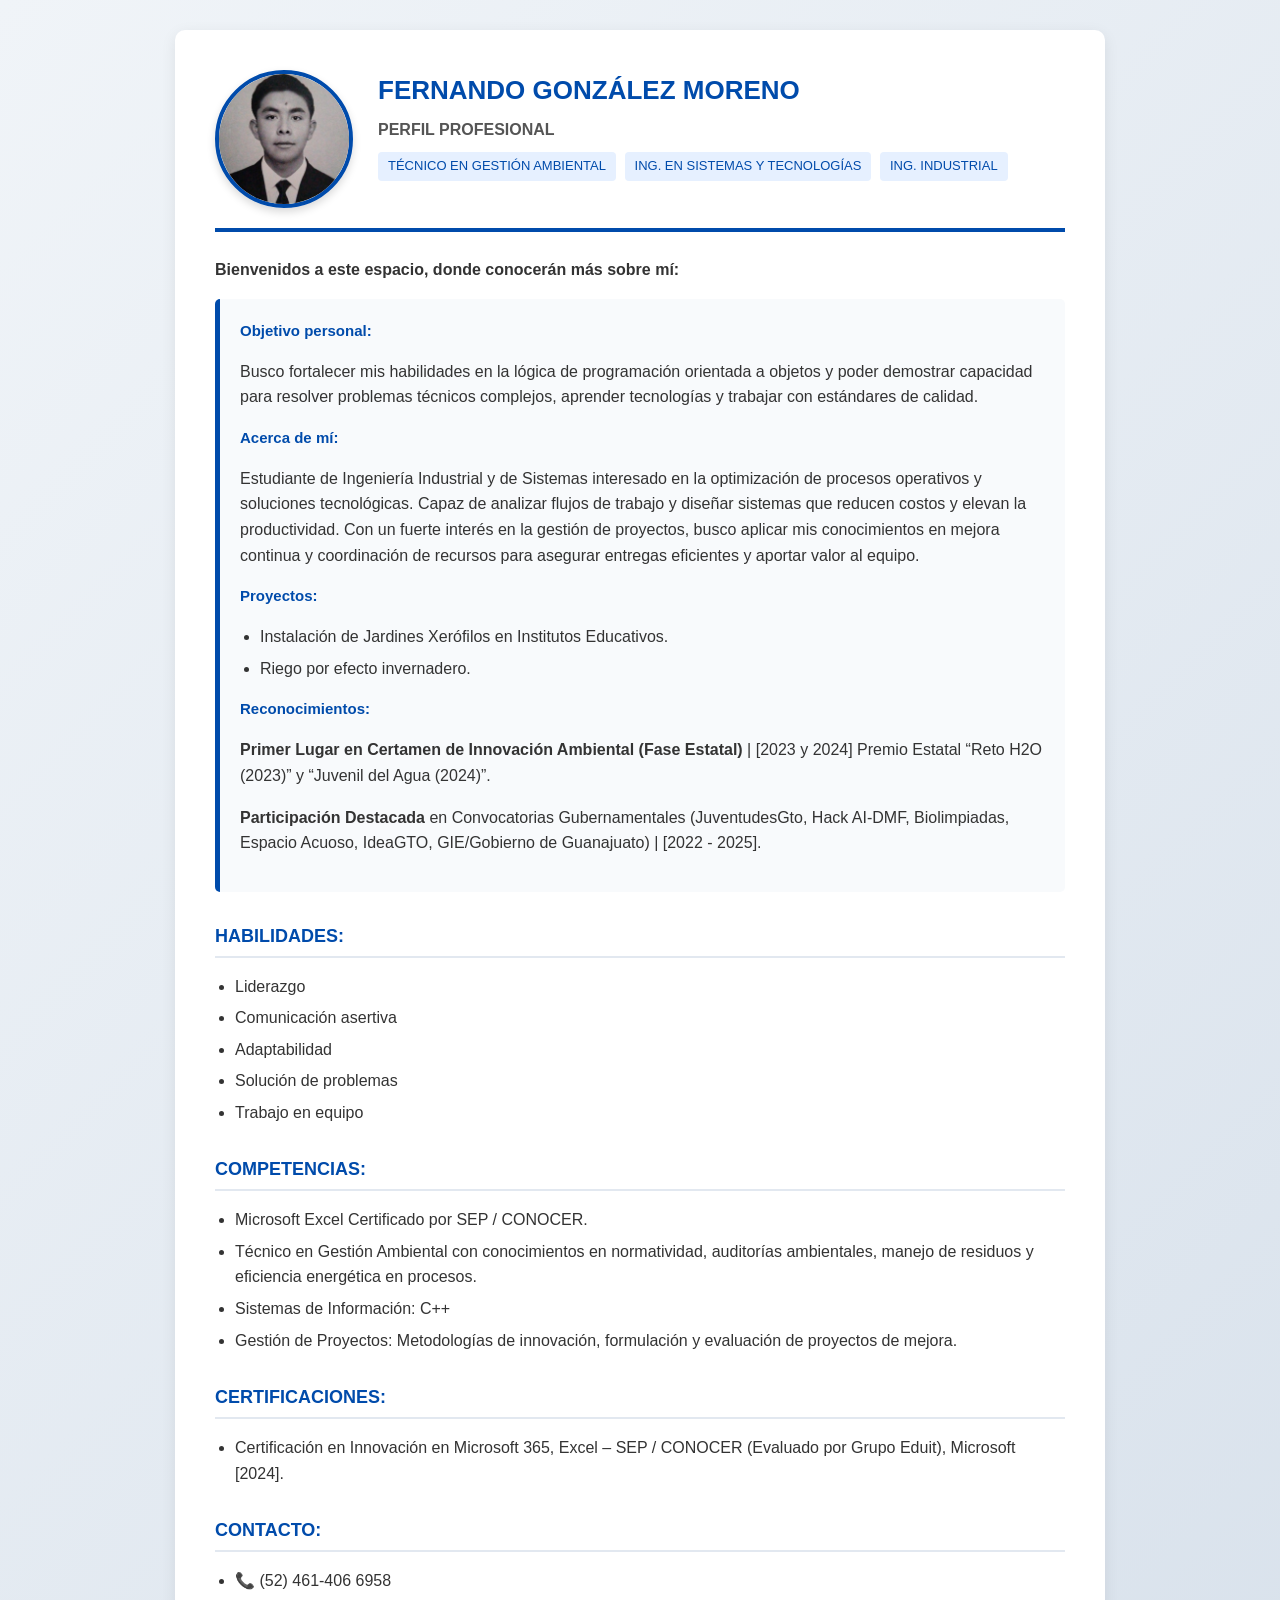
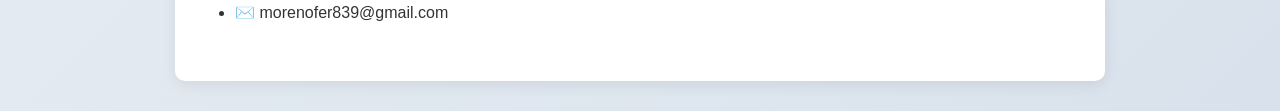
<file: practica 3.1/index.html>
<!DOCTYPE html>
<html lang="es">

<head>
    <meta charset="UTF-8">
    <meta name="viewport" content="width=device-width, initial-scale=1.0">
    <title>CV - Fernando González Moreno</title>
    <style>
        body {
            font-family: Arial, sans-serif;
            background: linear-gradient(135deg, #f0f4f8 0%, #d9e2ec 100%);
            color: #333333;
            line-height: 1.6;
            margin: 0;
            padding: 30px 20px;
        }
        .cv-container {
            max-width: 850px;
            margin: 0 auto;
            background-color: #ffffff;
            padding: 40px;
            border-radius: 10px;
            box-shadow: 0 4px 15px rgba(0, 0, 0, 0.08);
        }
        .header-cv {
            display: flex;
            align-items: flex-start;
            gap: 25px;
            border-bottom: 4px solid #004bab;
            padding-bottom: 20px;
            margin-bottom: 25px;
        }
        .foto-perfil {
            width: 130px;
            height: 130px;
            object-fit: cover;
            border-radius: 50%;
            border: 4px solid #004bab;
            box-shadow: 0 4px 8px rgba(0, 0, 0, 0.15);
            flex-shrink: 0;
        }
        .info-personal {
            flex: 1;
        }
        .info-personal h1 {
            color: #004bab;
            font-weight: 900;
            text-transform: uppercase;
            margin: 0 0 5px 0;
            font-size: 26px;
        }
        .info-personal h2 {
            color: #555555;
            font-weight: 600;
            font-size: 16px;
            margin: 0 0 10px 0;
            border: none;
            padding: 0;
        }
        .profesiones-lista {
            list-style: none;
            padding: 0;
            margin: 0;
            font-size: 13px;
            color: #004bab;
        }
        .profesiones-lista li {
            display: inline-block;
            background-color: #e6f0ff;
            padding: 4px 10px;
            border-radius: 4px;
            margin-right: 5px;
            margin-bottom: 5px;
        }
        h2, h3 {
            color: #004bab;
            font-weight: 700;
        }
        h2 {
            border-bottom: 2px solid #e2e8f0;
            padding-bottom: 5px;
            margin-top: 30px;
            font-size: 18px;
            text-transform: uppercase;
        }
        .historia {
            background-color: #f8fafc;
            padding: 20px;
            border-left: 5px solid #004bab;
            margin-top: 15px;
            border-radius: 5px;
        }
        .historia h3 {
            margin-top: 0;
            font-size: 15px;
        }
        ul {
            padding-left: 20px;
        }
        li {
            margin-bottom: 6px;
        }
        @media (max-width: 600px) {
            body {
                padding: 15px 10px;}
            .cv-container {
                padding: 20px;}
            .header-cv {
                flex-direction: column;
                align-items: flex-start;}
            .foto-perfil {
                width: 120px;
                height: 120px; }
            .info-personal h1 {
                font-size: 22px}
        }
    </style>
</head>
<body>
    <div class="cv-container">
        <header class="header-cv">
            <img class="foto-perfil" src="foto.jpeg" alt="Foto de Fernando González Moreno">
            <div class="info-personal">
                <h1>Fernando González Moreno</h1>
                <h2>Perfil Profesional</h2>
                <ul class="profesiones-lista">
                    <li>TÉCNICO EN GESTIÓN AMBIENTAL</li>
                    <li>ING. EN SISTEMAS Y TECNOLOGÍAS</li>
                    <li>ING. INDUSTRIAL</li>
                </ul>
            </div>
        </header>
        <p>
            <strong>
                Bienvenidos a este espacio, donde conocerán más sobre mí:
            </strong>
        </p>
        <section class="historia">
            <h3>Objetivo personal:</h3>
            <p>
                Busco fortalecer mis habilidades en la lógica de programación
                orientada a objetos y poder demostrar capacidad para resolver
                problemas técnicos complejos, aprender tecnologías y trabajar
                con estándares de calidad.
            </p>
            <h3>Acerca de mí:</h3>
            <p>
                Estudiante de Ingeniería Industrial y de Sistemas interesado
                en la optimización de procesos operativos y soluciones
                tecnológicas. Capaz de analizar flujos de trabajo y diseñar
                sistemas que reducen costos y elevan la productividad.
                Con un fuerte interés en la gestión de proyectos, busco
                aplicar mis conocimientos en mejora continua y coordinación
                de recursos para asegurar entregas eficientes y aportar valor
                al equipo.
            </p>
            <h3>Proyectos:</h3>
            <ul>
                <li>Instalación de Jardines Xerófilos en Institutos Educativos.</li>
                <li>Riego por efecto invernadero.</li>
            </ul>
            <h3>Reconocimientos:</h3>
            <p>
                <strong>
                    Primer Lugar en Certamen de Innovación Ambiental
                    (Fase Estatal)
                </strong>
                | [2023 y 2024] Premio Estatal “Reto H2O (2023)” y
                “Juvenil del Agua (2024)”.
            </p>
            <p>
                <strong>Participación Destacada</strong>
                en Convocatorias Gubernamentales (JuventudesGto, Hack AI-DMF,
                Biolimpiadas, Espacio Acuoso, IdeaGTO, GIE/Gobierno de Guanajuato)
                | [2022 - 2025].
            </p>
        </section>
        <h2>Habilidades:</h2>
        <ul>
            <li>Liderazgo</li>
            <li>Comunicación asertiva</li>
            <li>Adaptabilidad</li>
            <li>Solución de problemas</li>
            <li>Trabajo en equipo</li>
        </ul>
        <h2>Competencias:</h2>
        <ul>
            <li>Microsoft Excel Certificado por SEP / CONOCER.</li>
            <li>
                Técnico en Gestión Ambiental con conocimientos en normatividad,
                auditorías ambientales, manejo de residuos y eficiencia
                energética en procesos.
            </li>
            <li>Sistemas de Información: C++</li>
            <li>
                Gestión de Proyectos: Metodologías de innovación, formulación
                y evaluación de proyectos de mejora.
            </li>
        </ul>
        <h2>Certificaciones:</h2>
        <ul>
            <li>
                Certificación en Innovación en Microsoft 365, Excel –
                SEP / CONOCER (Evaluado por Grupo Eduit), Microsoft [2024].
            </li>
        </ul>
        <h2>Contacto:</h2>
        <ul>
            <li>📞 (52) 461-406 6958</li>
            <li>✉️ morenofer839@gmail.com</li>
        </ul>
    </div>
</body>         
</html>
</file>
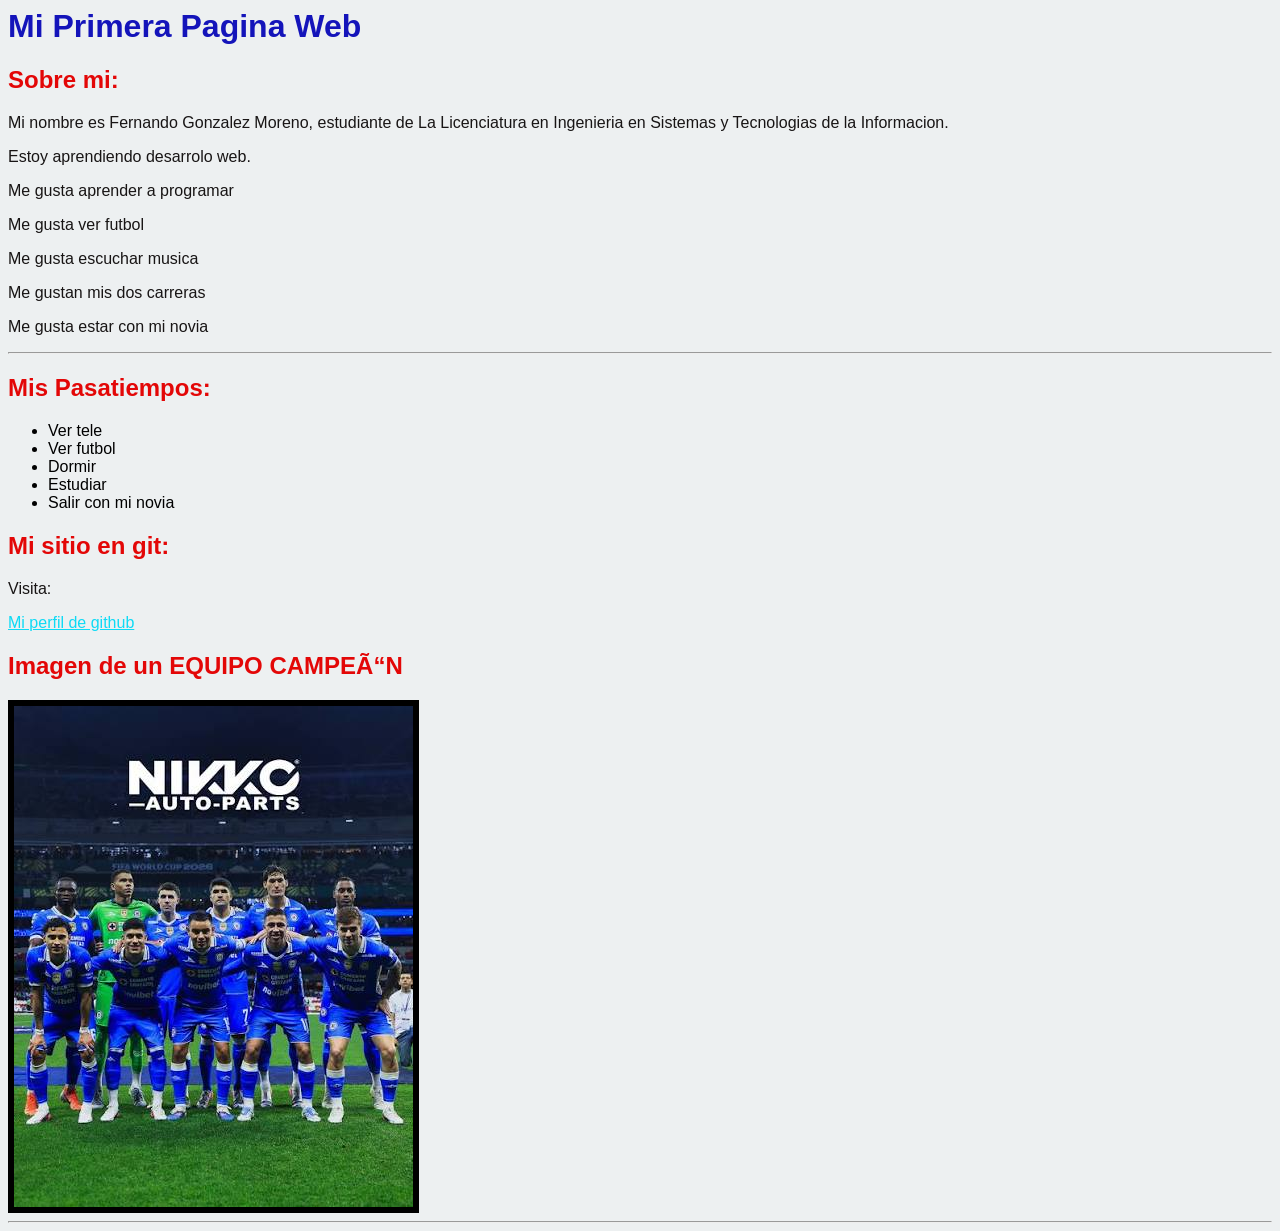
<file: Practica_1/index.html>
<DOCTYPE html>
<html lang="es">
    <head>
        <meta charset="UFT-8">
        <title>Mi Primera Pagina Web</title>
        <link rel="stylesheet" href="style.css">
    </head>
    <body>
        <h1>Mi Primera Pagina Web</h1>
        <h2>Sobre mi:</h2>
        <p>Mi nombre es Fernando Gonzalez Moreno, estudiante de La Licenciatura en Ingenieria en Sistemas y Tecnologias de la Informacion.</p>
        <p>Estoy aprendiendo desarrolo web.</p>
        <p>Me gusta aprender a programar</p>
        <p>Me gusta ver futbol</p>
        <p>Me gusta escuchar musica</p>
        <p>Me gustan mis dos carreras</p>
        <p>Me gusta estar con mi novia</p>

    <hr>
        <h2>Mis Pasatiempos:</h2>
    <ul>
        <li>Ver tele</li>
        <li>Ver futbol</li>
        <li>Dormir</li>
        <li>Estudiar</li>
        <li>Salir con mi novia</li>
    </ul>

    <h2>Mi sitio en git:</h2>
    <p>
        Visita:
    </p>
    <a href= "https://github.com/">Mi perfil de github</a>
</p>
    <h2>Imagen de un EQUIPO CAMPEÓN</h2>
    
<img src="imagen/images.jpeg" alt="">
    <hr>
    </body>

</html></DOCTYPE>
</file>
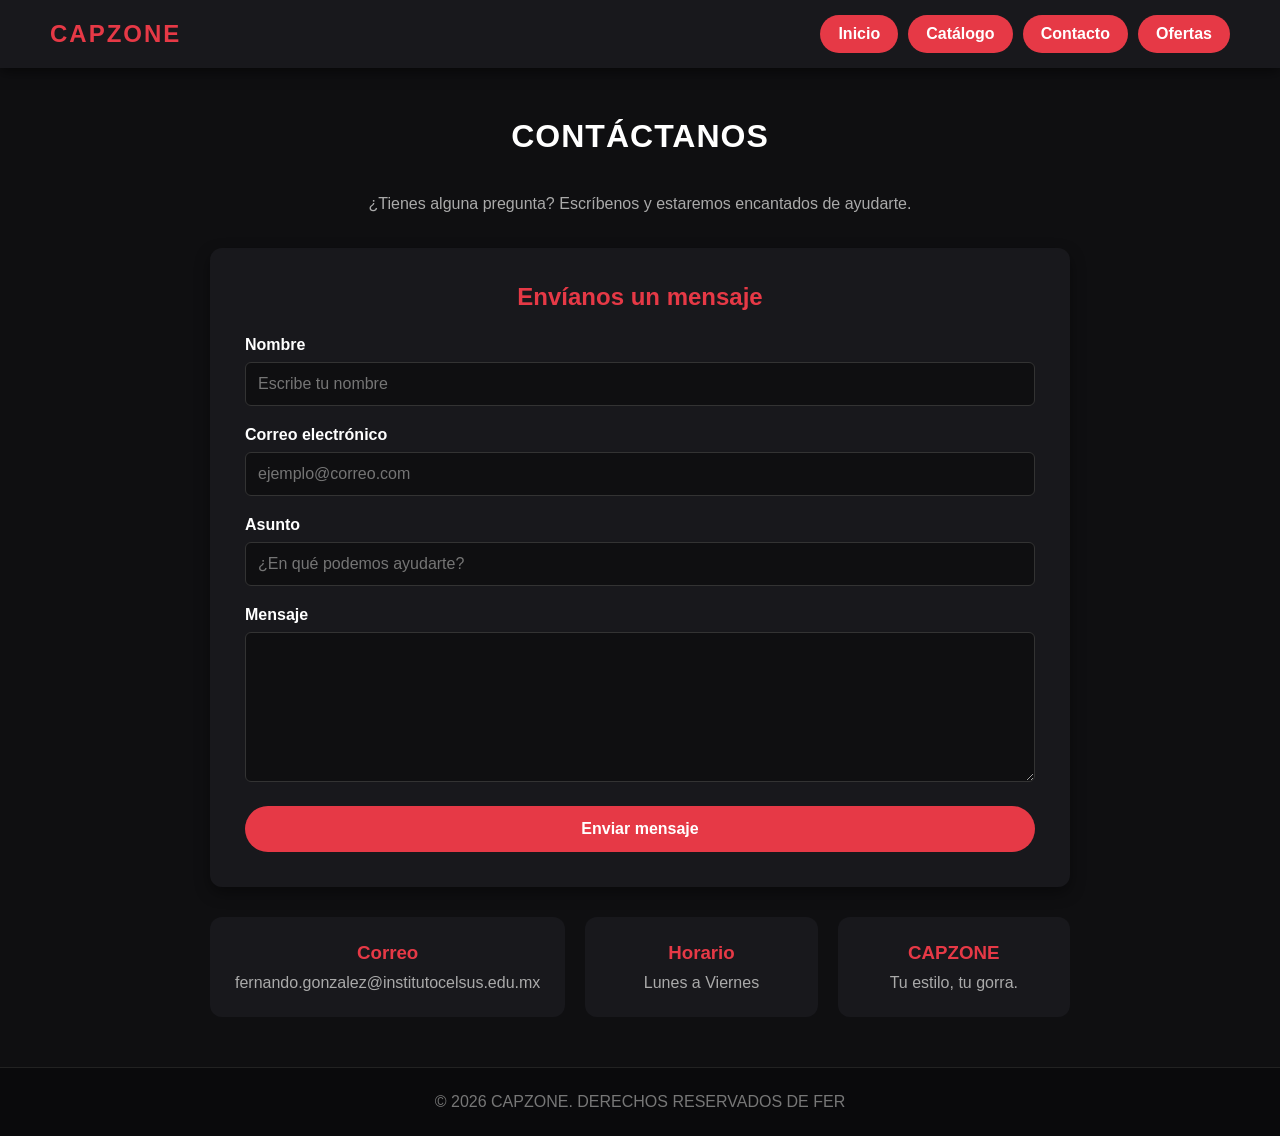
<file: proyecto_ecommerce/contacto.html>
<!DOCTYPE html>
<html lang="es">
<head>
    <meta charset="UTF-8">
    <meta name="viewport" content="width=device-width, initial-scale=1.0">
     <link rel="stylesheet" href="styles.css">
    <title>CAPZONE | Contacto</title>

    <style>
        .contact-container {
            max-width: 900px;
            margin: 50px auto;
            padding: 0 20px;
        }
        .contact-subtitle {
            text-align: center;
            color: #aaa;
            margin-bottom: 35px;
        }
        .contact-box {
            background-color: #18181c;
            padding: 35px;
            border-radius: 12px;
            box-shadow: 0 6px 15px rgba(0,0,0,0.4);
        }
        .contact-box h2 {
            color: #e63946;
            text-align: center;
            margin-bottom: 25px;
        }
        .form-group {
            margin-bottom: 20px;
        }
        .form-group label {
            display: block;
            margin-bottom: 8px;
            color: #fff;
            font-weight: 600;
        }
        .form-group input,
        .form-group textarea {
            width: 100%;
            padding: 12px;
            background-color: #0f0f11;
            border: 1px solid #333;
            border-radius: 6px;
            color: #fff;
            font-size: 1rem;
            outline: none;
        }
        .form-group input:focus,
        .form-group textarea:focus {
            border-color: #e63946;
        }
        .form-group textarea {
            resize: vertical;
            min-height: 150px;
        }
        .btn-contact {
            width: 100%;
            background-color: #e63946;
            color: white;
            border: none;
            padding: 14px;
            border-radius: 30px;
            font-weight: bold;
            font-size: 1rem;
            cursor: pointer;
            transition: 0.3s;
        }
        .btn-contact:hover {
            background-color: #d62828;
            transform: translateY(-2px);
        }
        .contact-info {
            display: grid;
            grid-template-columns: repeat(3, 1fr);
            gap: 20px;
            margin-top: 30px;
        }
        .info-card {
            background-color: #18181c;
            padding: 25px;
            text-align: center;
            border-radius: 12px;
        }
        .info-card h3 {
            color: #e63946;
            margin-bottom: 10px;
        }
        .info-card p {
            color: #aaa;
        }
        @media (max-width: 700px) {
            .contact-info {
                grid-template-columns: 1fr;
            }
        }
    </style>
</head>
<body>
    <header class="header">

        <div class="logo"> CAPZONE </div>
<nav>
    <a href="index.html">Inicio</a>
    <a href="catalogo.html">Catálogo</a>
    <a href="contacto.html">Contacto</a>
    <a href="suscripcion.html">Ofertas</a>
</nav>
    </header>
    <main class="contact-container">
        <h1 class="section-title"> Contáctanos </h1>
        <p class="contact-subtitle">
            ¿Tienes alguna pregunta? Escríbenos y estaremos encantados de ayudarte.
        </p>
        <div class="contact-box">
            <h2>Envíanos un mensaje</h2>
            <form>
                <div class="form-group">
                    <label for="nombre"> Nombre </label>
                    <input 
                        type="text"
                        id="nombre"
                        name="nombre"
                        placeholder="Escribe tu nombre"
                        required> 
                </div>
                <div class="form-group">
                    <label for="correo">
                        Correo electrónico
                    </label>
                    <input 
                        type="email"
                        id="correo"
                        name="correo"
                        placeholder="ejemplo@correo.com"
                        required>
                </div>
                <div class="form-group">
                    <label for="asunto">
                        Asunto
                    </label>
                    <input 
                        type="text"
                        id="asunto"
                        name="asunto"
                        placeholder="¿En qué podemos ayudarte?"
                        required>
                </div>
                <div class="form-group">
                    <label for="mensaje">
                        Mensaje
                    </label>
                    <textarea 
                        id="mensaje"
                        name="mensaje"
                        placeholder="Escribe tu mensaje..."
                        required>
                    </textarea>
                </div>
               <button 
                    type="submit" 
                    class="btn-contact">
                    Enviar mensaje
                </button>
            </form>
        </div>
        <div class="contact-info">
            <div class="info-card">
                <h3>Correo</h3>
                <p>fernando.gonzalez@institutocelsus.edu.mx</p>
            </div>
            <div class="info-card">
                <h3>Horario</h3>
                <p>Lunes a Viernes</p>
            </div>
            <div class="info-card">
                <h3>CAPZONE</h3>
                <p>Tu estilo, tu gorra.</p>
            </div>
        </div>
    </main>
    <footer>
        <p>
            &copy; 2026 CAPZONE. DERECHOS RESERVADOS DE FER
        </p>
    </footer>
</body>
</html>
</file>
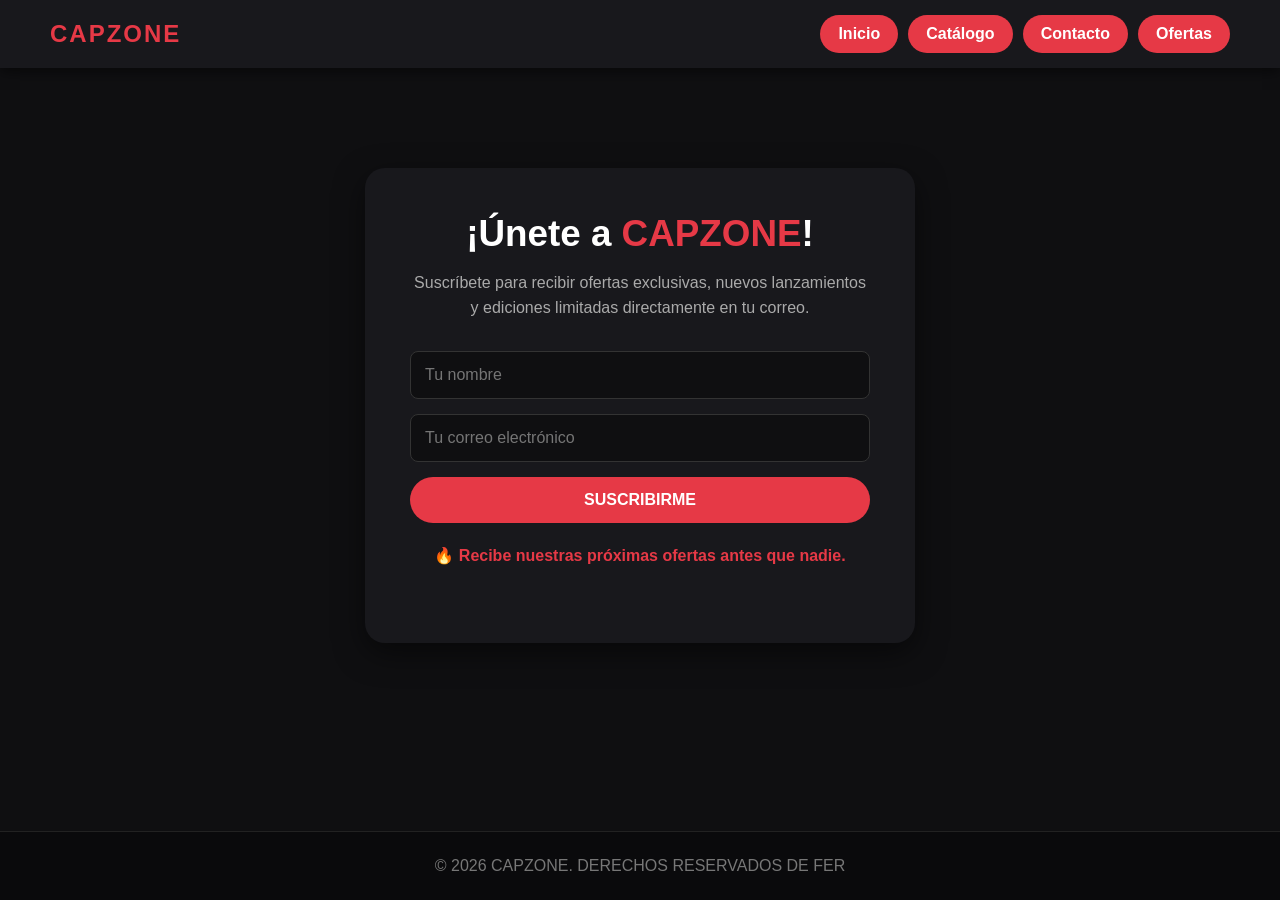
<file: proyecto_ecommerce/suscripcion.html>
<!DOCTYPE html>
<html lang="es">
<head>
    <meta charset="UTF-8">
    <meta name="viewport" content="width=device-width, initial-scale=1.0">
    <title>CAPZONE | Suscripción</title>
    <link rel="stylesheet" href="styles.css">
    <style>
        .subscription-section {
            min-height: 75vh;
            display: flex;
            justify-content: center;
            align-items: center;
            padding: 40px 20px;
        }
        .subscription-card {
            background-color: #18181c;
            width: 100%;
            max-width: 550px;
            padding: 45px;
            border-radius: 20px;
            text-align: center;
            box-shadow: 0 10px 30px rgba(0,0,0,0.5);
        }
        .subscription-card h1 {
            color: #ffffff;
            font-size: 2.3rem;
            margin-bottom: 15px;
        }
        .subscription-card h1 span {
            color: #e63946;
        }

        .subscription-card p {
            color: #aaa;
            font-size: 1rem;
            line-height: 1.6;
            margin-bottom: 30px;
        }
        .subscription-form {
            display: flex;
            flex-direction: column;
            gap: 15px;
        }
        .subscription-form input {
            padding: 14px;
            border: 1px solid #333;
            border-radius: 8px;
            background-color: #0f0f11;
            color: white;
            font-size: 1rem;
            outline: none;
        }
        .subscription-form input:focus {
            border-color: #e63946;
        }
        .subscription-form button {
            padding: 14px;
            background-color: #e63946;
            color: white;
            border: none;
            border-radius: 25px;
            font-size: 1rem;
            font-weight: bold;
            cursor: pointer;
            transition: all 0.3s ease;
        }
        .subscription-form button:hover {
            background-color: #d62828;
            transform: translateY(-3px);
            box-shadow: 0 5px 12px rgba(230,57,70,0.4);
        }
        .success-message {
            display: none;
            margin-top: 25px;
            padding: 15px;
            background-color: #183d24;
            color: #6ee7a0;
            border-radius: 10px;
            font-weight: bold;
        }
        .offer-text {
            margin-top: 20px;
            color: #e63946 !important;
            font-weight: bold;
        }
    </style>
</head>
<body>
    <header class="header">
        <div class="logo">CAPZONE</div>
        <nav>
            <a href="index.html">Inicio</a>
            <a href="catalogo.html">Catálogo</a>
            <a href="contacto.html">Contacto</a>
            <a href="suscripcion.html">Ofertas</a>
        </nav>
    </header>
    <main class="subscription-section">
           <div class="subscription-card">
            <h1>¡Únete a <span>CAPZONE</span>!</h1>
            <p>
                Suscríbete para recibir ofertas exclusivas, nuevos lanzamientos y ediciones limitadas directamente en tu correo.
            </p>
            <form class="subscription-form" onsubmit="suscribirse(event)">
                <input 
                    type="text" 
                    id="nombre"
                    placeholder="Tu nombre"
                    required >
                <input 
                    type="email" 
                    id="correo"
                    placeholder="Tu correo electrónico" 
                    required >
                <button type="submit"> SUSCRIBIRME </button>
            </form>
            <div class="success-message" id="mensajeExito">
                ✓ ¡Suscripción exitosa! Gracias por unirte a CAPZONE.
            </div>
            <p class="offer-text">
                🔥 Recibe nuestras próximas ofertas antes que nadie.
            </p>
        </div>
    </main>
    <footer>
        <p>&copy; 2026 CAPZONE. DERECHOS RESERVADOS DE FER</p>
    </footer>
    <script>
        function suscribirse(event) {
            event.preventDefault();
            const nombre = document.getElementById("nombre").value;
            const correo = document.getElementById("correo").value;
            if (nombre && correo) {document.getElementById("mensajeExito").style.display = "block"; document.querySelector(".subscription-form").reset();
           }
        }
    </script>
</body>
</html>
</file>
<file: Practica_1/style.css>
body {
    background-color: rgb(237, 240, 241);
    font-family: Arial;
}

h1 {
    color: rgb(20, 20, 186);
}

p{
    color: rgb(24, 21, 21);
}

a{
    color: rgb(14, 218, 245);
}

h2{
    color: rgb(227, 7, 7);
}

img{
    border: 6px solid black;
}
</file>
<file: proyecto_ecommerce/styles.css>
* {
    margin: 0;
    padding: 0;
    box-sizing: border-box;
    font-family: 'Segoe UI', Tahoma, Geneva, Verdana, sans-serif;
}
body {
    background-color: #0f0f11;
    color: #f1f1f1;
    display: flex;
    flex-direction: column;
    min-height: 100vh;
}
.header {
    background-color: #18181c;
    display: flex;
    justify-content: space-between;
    align-items: center;
    padding: 15px 50px;
    box-shadow: 0 4px 12px rgba(0,0,0,0.5);
    position: sticky;
    top: 0;
    z-index: 100;
}
.logo {
    font-size: 1.5rem;
    font-weight: 800;
    color: #e63946;
    letter-spacing: 2px;
}
.nav ul {
    list-style: none;
    display: flex;
    gap: 25px;
}
.nav a {
    text-decoration: none;
    color: #ffffff;
    font-weight: 600;
    font-size: 1rem;
    transition: color 0.3s;
}
.nav a:hover {
    color: #e63946;
}
.hero-landing {
    background: linear-gradient(rgba(0, 0, 0, 0.65), rgba(0, 0, 0, 0.65)), 
    url('https://images.unsplash.com/photo-1588850561407-ed78c282e89b?auto=format&fit=crop&w=1600&q=80') center/cover no-repeat;
    height: 80vh;
    display: flex;
    align-items: center;
    justify-content: center;
    text-align: center;
    padding: 0 20px;
}
.hero-content h1 {
    font-size: 3.5rem;
    font-weight: 900;
    margin-bottom: 15px;
    text-transform: uppercase;
    letter-spacing: 1px;
    color: #ffffff;
}
.hero-content p {
    font-size: 1.3rem;
    margin-bottom: 30px;
    color: #dddddd;
    max-width: 650px;
    margin-left: auto;
    margin-right: auto;
}
.btn-primary {
    display: inline-block;
    background-color: #e63946;
    color: #ffffff;
    padding: 15px 35px;
    text-decoration: none;
    border-radius: 30px;
    font-weight: bold;
    font-size: 1.1rem;
    transition: transform 0.2s, background-color 0.3s;
    box-shadow: 0 4px 15px rgba(230, 57, 70, 0.4);
}
.btn-primary:hover {
    background-color: #d62828;
    transform: translateY(-3px);
}
.featured-section {
    max-width: 1200px;
    margin: 60px auto;
    padding: 0 20px;
}
.section-title {
    text-align: center;
    font-size: 2rem;
    margin-bottom: 40px;
    color: #ffffff;
    text-transform: uppercase;
    letter-spacing: 1px;
}
.categories-grid {
    display: grid;
    grid-template-columns: repeat(auto-fit, minmax(300px, 1fr));
    gap: 25px;
}
.category-card {
    position: relative;
    border-radius: 12px;
    overflow: hidden;
    height: 250px;
    box-shadow: 0 6px 12px rgba(0,0,0,0.4);
}
.category-card img {
    width: 100%;
    height: 100%;
    object-fit: cover;
    transition: transform 0.4s ease;
}
.category-card:hover img {
    transform: scale(1.08);
}
.category-overlay {
    position: absolute;
    inset: 0;
    background: linear-gradient(to top, rgba(0,0,0,0.85), transparent);
    display: flex;
    align-items: flex-end;
    padding: 20px;
}
.category-overlay h3 {
    font-size: 1.4rem;
    color: #fff;
}
.features {
    background-color: #18181c;
    display: flex;
    justify-content: space-around;
    gap: 20px;
    padding: 40px 20px;
    margin-top: 40px;
}
.feature-card {
    text-align: center;
    max-width: 300px;
}
.feature-card h3 {
    font-size: 1.2rem;
    margin-bottom: 8px;
    color: #e63946;
}
.feature-card p {
    font-size: 0.95rem;
    color: #aaa;
}
footer {
    background-color: #0a0a0c;
    color: #777;
    text-align: center;
    padding: 25px;
    margin-top: auto;
    border-top: 1px solid #222;
}
.catalog-container {
    max-width: 1200px;
    margin: 40px auto;
    padding: 0 20px;
    flex: 1;
}
.catalog-subtitle {
    text-align: center;
    color: #aaa;
    margin-top: -30px;
    margin-bottom: 40px;
    font-size: 1.1rem;
}
.products-grid {
    display: grid;
    grid-template-columns: repeat(auto-fit, minmax(260px, 1fr));
    gap: 30px;
}
.product-card {
    background-color: #18181c;
    border-radius: 12px;
    overflow: hidden;
    box-shadow: 0 6px 15px rgba(0,0,0,0.4);
    display: flex;
    flex-direction: column;
    justify-content: space-between;
    transition: transform 0.3s ease;
}
.product-card:hover {
    transform: translateY(-5px);
}
.product-image {
    height: 220px;
    overflow: hidden;
}
.product-image img {
    width: 100%;
    height: 100%;
    object-fit: cover;
}
.product-info {
    padding: 20px;
    display: flex;
    flex-direction: column;
    flex-grow: 1;
}
.product-info h3 {
    font-size: 1.2rem;
    color: #fff;
    margin-bottom: 8px;
}
.product-info .description {
    font-size: 0.9rem;
    color: #aaa;
    margin-bottom: 15px;
    flex-grow: 1;
}
.product-info .price {
    font-size: 1.3rem;
    font-weight: 800;
    color: #e63946;
    margin-bottom: 15px;
}
.btn-block {
    width: 100%;
    text-align: center;
    padding: 12px 0;
    border: none;
    cursor: pointer;
}
nav {
    display: flex;
    gap: 10px;
}
.header nav {
    display: flex;
    align-items: center;
    gap: 10px;
}
.header nav a {
    display: inline-block;
    padding: 10px 18px;
    background-color: #e63946;
    color: #ffffff !important;
    text-decoration: none !important;
    font-weight: 600;
    font-size: 1rem;
    border-radius: 25px;
    transition: all 0.3s ease;
}
.header nav a:hover {
    background-color: #d62828;
    color: #ffffff !important;
    transform: translateY(-3px);
    box-shadow: 0 5px 12px rgba(230, 57, 70, 0.5);
}
</file>
